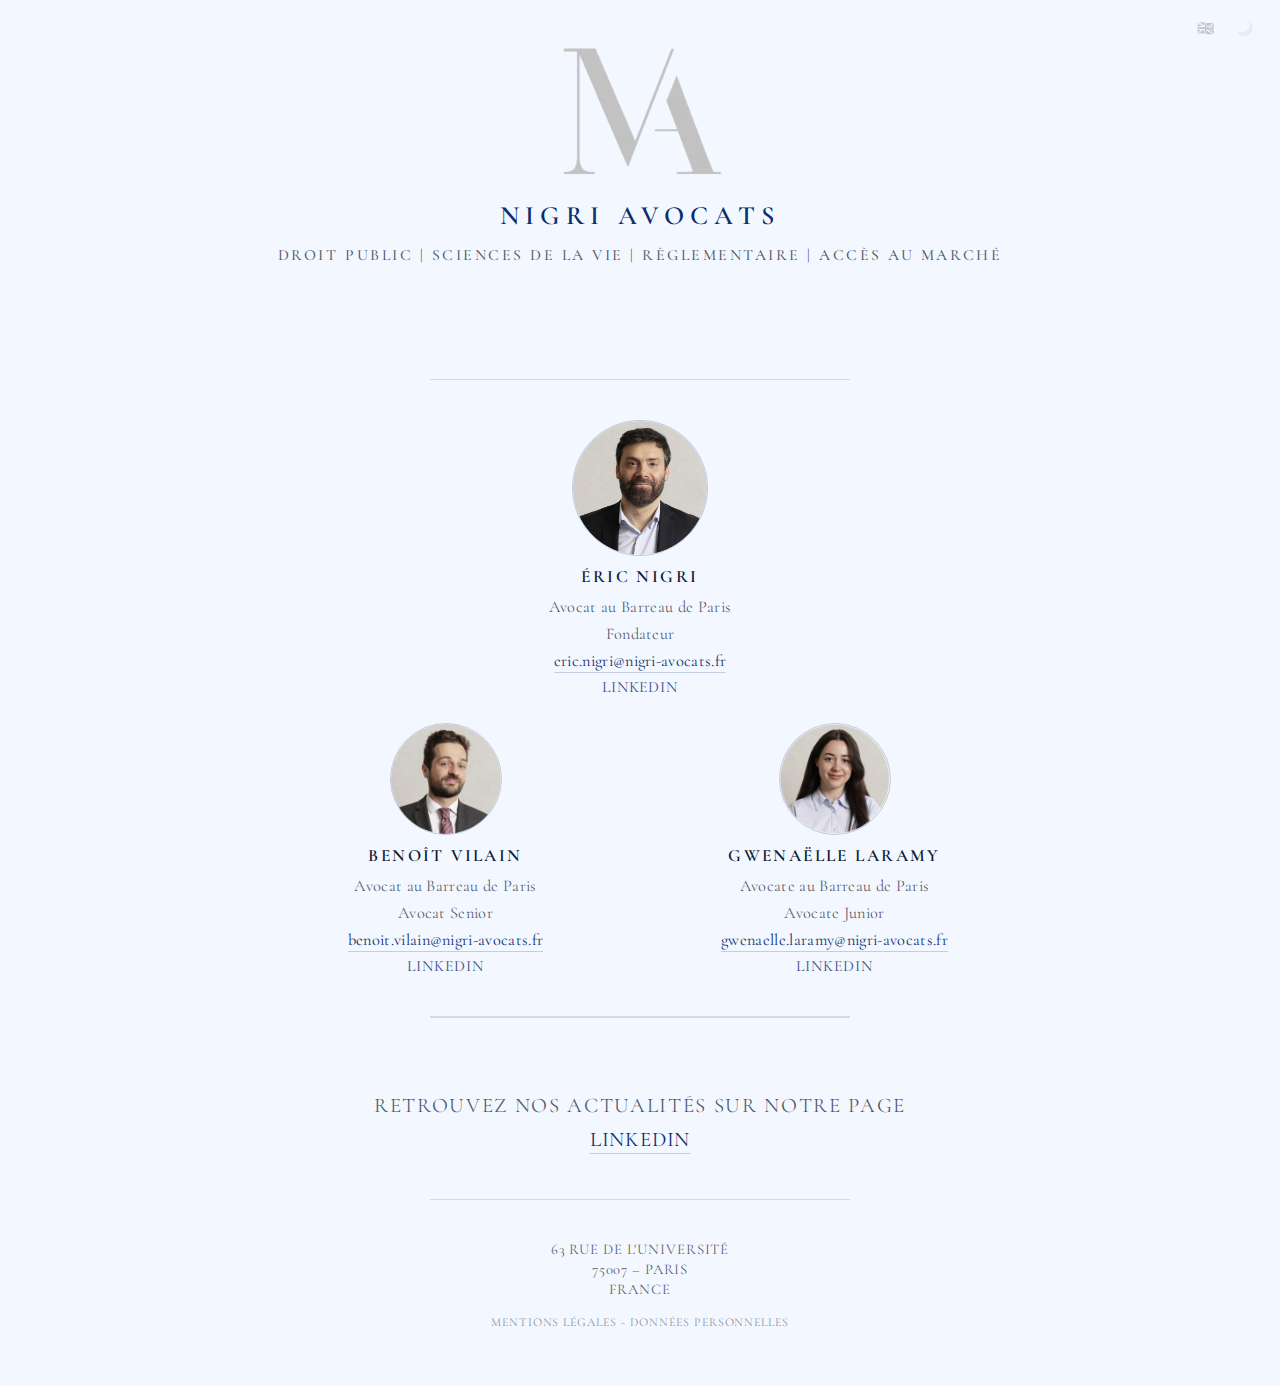
<file: index.html>
<!DOCTYPE html>
<html lang="fr">
<head>
  <meta charset="UTF-8" />
  <title>Nigri Avocats</title>
  <meta name="viewport" content="width=device-width, initial-scale=1" />

  <link rel="canonical" href="https://www.nigri-avocats.com/">

  <!-- Open Graph (partages LinkedIn / WhatsApp) -->
  <meta property="og:type" content="website">
  <meta property="og:locale" content="fr_FR">
  <meta property="og:site_name" content="Nigri Avocats">
  <meta property="og:title" content="Nigri Avocats – Cabinet d’avocats à Paris | Droit public &amp; Sciences de la vie">
  <meta property="og:description" content="Nigri Avocats est un cabinet d’avocats à Paris intervenant en droit public, sciences de la vie, règlementaire et accès au marché. Éric Nigri, Benoît Vilain, Gwenaëlle Laramy.">
  <meta property="og:url" content="https://www.nigri-avocats.com/">
  <!-- TODO: fournir une image 1200x630 pour les partages -->
  <meta property="og:image" content="https://www.nigri-avocats.com/assets/share.png">

  <!-- Twitter Cards -->
  <meta name="twitter:card" content="summary_large_image">
  <meta name="twitter:title" content="Nigri Avocats – Cabinet d’avocats à Paris | Droit public &amp; Sciences de la vie">
  <meta name="twitter:description" content="Nigri Avocats est un cabinet d’avocats à Paris intervenant en droit public, sciences de la vie, règlementaire et accès au marché. Éric Nigri, Benoît Vilain, Gwenaëlle Laramy.">
  <meta name="twitter:image" content="https://www.nigri-avocats.com/assets/share.png">


  <!-- Typo classique/élégante -->
  <link rel="preconnect" href="https://fonts.googleapis.com">
  <link rel="preconnect" href="https://fonts.gstatic.com" crossorigin>
  <link href="https://fonts.googleapis.com/css2?family=Cormorant+Garamond:wght@400;500;600&display=swap" rel="stylesheet">

  <link rel="stylesheet" href="style.css" />
  <link rel="icon" type="image/png" href="assets/favicon.png">
  <link rel="apple-touch-icon" href="assets/faviconapple.png">
  <meta name="description" content="Nigri Avocats est un cabinet d’avocats à Paris intervenant en droit public, secteurs réglementés, accès au marché et life sciences.Éric Nigri, Benoît Vilain, Gwenaëlle Laramy.">
</head>

<body>
  <div class="page">

    <!-- HEADER -->
    <header class="header" aria-label="En-tête">

  <!-- Actions top-right -->
  <div class="header__actions" aria-label="Actions">
    <button class="icon-btn" id="langToggle" type="button" aria-label="Switch language">
      <span aria-hidden="true">🇬🇧</span>
    </button>

    <button class="icon-btn" id="themeToggle" type="button" aria-label="Toggle dark mode">
      <span aria-hidden="true">🌙</span>
    </button>
  </div>

      <div class="header__logo">
        <img src="assets/logo.png" alt="Nigri Avocats" />
      </div>

      <div class="header__title" aria-label="Identification du cabinet">
        <h1 class="header__name">NIGRI&nbsp;AVOCATS</h1>
                      <!-- HIDEN-->
                      <p class="visually-hidden" data-lang="fr">
                      Avocat en droit public, sciences de la vie, règlementaire et accès au marché.
                      </p>
                      <p class="visually-hidden" data-lang="en" hidden>
                      Attorney-at-Law practising public law, life sciences, regulatory and market access.
                      </p>

        <div class="header__tagline">
          <span data-lang="fr">DROIT PUBLIC&nbsp;|&nbsp;SCIENCES DE LA VIE&nbsp;|&nbsp;RÈGLEMENTAIRE&nbsp;|&nbsp;ACCÈS AU MARCHÉ</span>
          <span data-lang="en" hidden>PUBLIC LAW&nbsp;|&nbsp;LIFE SCIENCES&nbsp;|&nbsp;REGULATORY&nbsp;|&nbsp;MARKET ACCESS</span>
        </div>
      </div>
    </header>

    <!-- MAIN -->
    <main class="main" aria-label="Contenu principal">
      <section class="team" aria-label="Équipe">
        <h2 class="visually-hidden">Équipe</h2>
        <div class="section-divider" aria-hidden="true"></div>

        <!-- Fondateur -->
        <article class="profile profile--lead">
          <div class="profile__avatar profile__avatar--lead">
            <img src="assets/team/eric.png" alt="Éric — Fondateur" />
          </div>

          <div class="profile__name">Éric Nigri</div>

          <div class="profile__meta">
            <div><span data-lang="fr">Avocat au Barreau de Paris</span>
            <span data-lang="en" hidden>Attorney-at-Law, Paris Bar</span></div>
            <div><span data-lang="fr">Fondateur</span>
            <span data-lang="en" hidden>Founder</span></div>
            <div><a href="mailto:eric.nigri@nigri-avocats.fr">eric.nigri@nigri-avocats.fr</a></div>
              <div class="profile__linkedin"><a href="https://www.linkedin.com/in/eric-nigri-0a4772151/" target="_blank" rel="noopener noreferrer">LinkedIn</a></div>
          </div>
        </article>

        <!-- Benux & Gwenaëlle -->
        <div class="team__row" aria-label="Autres avocats">
          <article class="profile">
            <div class="profile__avatar">
              <img src="assets/team/benoit.png" alt="Benoît — Avocat senior" />
            </div>

            <div class="profile__name">Benoît Vilain</div>

            <div class="profile__meta">
              <div><span data-lang="fr">Avocat au Barreau de Paris</span>
            <span data-lang="en" hidden>Attorney-at-Law, Paris Bar</span></div>
            <div><span data-lang="fr">Avocat Senior</span>
            <span data-lang="en" hidden>Senior Associate</span></div>
              <div><a href="mailto:benoit.vilain@nigri-avocats.fr">benoit.vilain@nigri-avocats.fr</a></div>
              <div class="profile__linkedin"><a href="https://www.linkedin.com/in/benoitvilain" target="_blank" rel="noopener noreferrer">LinkedIn</a></div>
            </div>
          </article>

          <article class="profile">
            <div class="profile__avatar">
              <img src="assets/team/gwenaelle.png" alt="Gwenaëlle — Avocate junior" />
            </div>

            <div class="profile__name">Gwenaëlle Laramy</div>

            <div class="profile__meta">
              <div><span data-lang="fr">Avocate au Barreau de Paris</span>
            <span data-lang="en" hidden>Attorney-at-Law, Paris Bar</span></div>
            <div><span data-lang="fr">Avocate Junior</span>
            <span data-lang="en" hidden>Junior Associate</span></div>              <div><a href="mailto:gwenaelle.laramy@nigri-avocats.fr">gwenaelle.laramy@nigri-avocats.fr</a></div>
              <div class="profile__linkedin"><a href="https://www.linkedin.com/in/gwena%C3%ABlle-laramy-954ba3194/" target="_blank" rel="noopener noreferrer">LinkedIn</a></div>
            </div>
          </article>
        </div>

        <div class="section-divider" aria-hidden="true"></div>
      </section>
    </main>

    <!-- FOOTER -->
    <footer class="footer" aria-label="Pied de page">
      <section class="social" aria-label="Réseaux sociaux">
        <div class="social__text">
          <span data-lang="fr">Retrouvez nos actualités sur notre page </span>
          <span data-lang="en" hidden>Follow our news on our</span>

        
        </div>
        <div class="social__link">
          <a href="https://www.linkedin.com/company/106054773/" target="_blank" rel="noopener noreferrer">
                      <span data-lang="fr">LinkedIn </span>
          <span data-lang="en" hidden>Linkedin page</span></a>
        </div>
      </section>

      <div class="section-divider" aria-hidden="true"></div>

      <address class="address" aria-label="Adresse">
        63 rue de l'Université<br />
        75007&nbsp;–&nbsp;Paris<br />
        France
      </address>
      <div class="footer__legal"><a href="legal.html">
      
            <div><span data-lang="fr">Mentions légales - Données personnelles</span>
            <span data-lang="en" hidden>Legal notice - Data privacy</span></div>
          
      </a></div>

    </footer>

  </div>

  <script>
document.addEventListener("DOMContentLoaded", function () {
  const body = document.body;

  // --- Dark mode via moon button ---
  const themeBtn = document.getElementById("themeToggle");
  const themeKey = "site_theme";

  function setTheme(mode){
    const isDark = (mode === "dark");
    body.classList.toggle("dark-mode", isDark);
    localStorage.setItem(themeKey, isDark ? "dark" : "light");
  }

const savedTheme = localStorage.getItem(themeKey);

if (savedTheme) {
  // priorité au choix utilisateur
  setTheme(savedTheme);
} else {
  // sinon, on respecte le thème système
  const prefersDark = window.matchMedia("(prefers-color-scheme: dark)").matches;
  setTheme(prefersDark ? "dark" : "light");
}


  if (themeBtn) {
    themeBtn.addEventListener("click", function () {
      const isDark = body.classList.contains("dark-mode");
      setTheme(isDark ? "light" : "dark");
    });
  }

  // --- Language toggle (FR/EN) ---
  const langBtn = document.getElementById("langToggle");
  const langKey = "site_lang";

  function setLang(lang){
    document.documentElement.setAttribute("lang", lang);

    document.querySelectorAll("[data-lang]").forEach(el => {
      el.hidden = (el.getAttribute("data-lang") !== lang);
    });

    // feedback minimal: change flag
    if (langBtn) langBtn.querySelector("span").textContent = (lang === "fr") ? "🇬🇧" : "🇫🇷";
    localStorage.setItem(langKey, lang);
  }

  setLang(localStorage.getItem(langKey) || "fr");

  if (langBtn) {
    langBtn.addEventListener("click", function () {
      const current = document.documentElement.getAttribute("lang") || "fr";
      setLang(current === "fr" ? "en" : "fr");
    });
  }
});
</script>

  <script type="application/ld+json">
{
  "@context": "https://schema.org",
  "@type": "LegalService",
  "name": "Nigri Avocats",
  "address": {
    "@type": "PostalAddress",
    "streetAddress": "63 rue de l'Université",
    "addressLocality": "Paris",
    "postalCode": "75007",
    "addressCountry": "FR"
  },
  "areaServed": "FR",
  "url": "https://www.nigri-avocats.com",
  "@id": "https://www.nigri-avocats.com/#legalservice",
  "logo": "https://www.nigri-avocats.com/assets/logo.png",
  "sameAs": [
    "https://www.linkedin.com/company/106054773/"
  ]
}
</script>

</body>
</html>
</file>
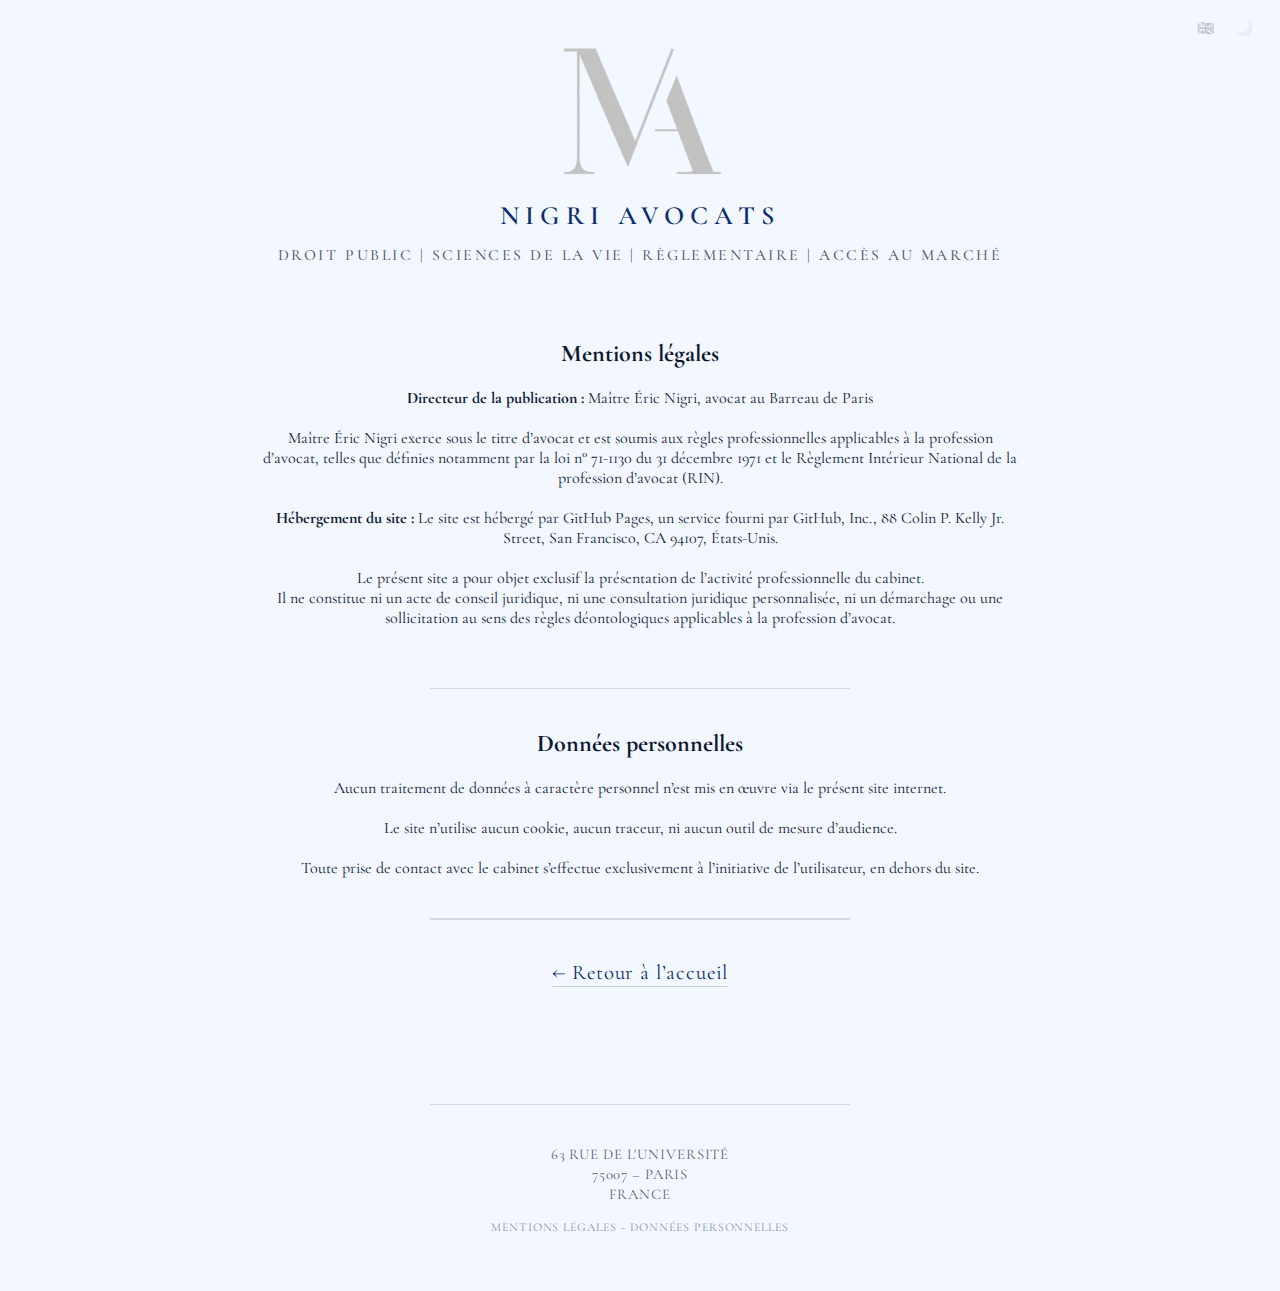
<file: legal.html>
<!DOCTYPE html>
<html lang="fr">
<head>
  <meta charset="UTF-8" />
  <title>Nigri Avocats – Cabinet d’avocats à Paris | Droit public &amp; life sciences</title>
  <meta name="viewport" content="width=device-width, initial-scale=1" />

  <link rel="canonical" href="https://www.nigri-avocats.com/">

  <!-- Open Graph (partages LinkedIn / WhatsApp) -->
  <meta property="og:type" content="website">
  <meta property="og:locale" content="fr_FR">
  <meta property="og:site_name" content="Nigri Avocats">
  <meta property="og:title" content="Nigri Avocats – Cabinet d’avocats à Paris | Droit public &amp; Sciences de la vie">
  <meta property="og:description" content="Nigri Avocats est un cabinet d’avocats à Paris intervenant en droit public, sciences de la vie, règlementaire et accès au marché. Éric Nigri, Benoît Vilain, Gwenaëlle Laramy.">
  <meta property="og:url" content="https://www.nigri-avocats.com/">
  <!-- TODO: fournir une image 1200x630 pour les partages -->
  <meta property="og:image" content="https://www.nigri-avocats.com/assets/share.png">

  <!-- Twitter Cards -->
  <meta name="twitter:card" content="summary_large_image">
  <meta name="twitter:title" content="Nigri Avocats – Cabinet d’avocats à Paris | Droit public &amp; Sciences de la vie">
  <meta name="twitter:description" content="Nigri Avocats est un cabinet d’avocats à Paris intervenant en droit public, sciences de la vie, règlementaire et accès au marché. Éric Nigri, Benoît Vilain, Gwenaëlle Laramy.">
  <meta name="twitter:image" content="https://www.nigri-avocats.com/assets/share.png">


  <!-- Typo classique/élégante -->
  <link rel="preconnect" href="https://fonts.googleapis.com">
  <link rel="preconnect" href="https://fonts.gstatic.com" crossorigin>
  <link href="https://fonts.googleapis.com/css2?family=Cormorant+Garamond:wght@400;500;600&display=swap" rel="stylesheet">

  <link rel="stylesheet" href="style.css" />
  <link rel="icon" type="image/png" href="assets/favicon.png">
  <link rel="apple-touch-icon" href="assets/faviconapple.png">
  <meta name="description" content="Nigri Avocats est un cabinet d’avocats à Paris intervenant en droit public, secteurs réglementés, accès au marché et life sciences. Éric Nigri, Benoît Vilain, Gwenaëlle Laramy.">
</head>

<body>
  <div class="page">

    <!-- HEADER -->
    <header class="header" aria-label="En-tête">

  <!-- Actions top-right -->
  <div class="header__actions" aria-label="Actions">
    <button class="icon-btn" id="langToggle" type="button" aria-label="Switch language">
      <span aria-hidden="true">🇬🇧</span>
    </button>

    <button class="icon-btn" id="themeToggle" type="button" aria-label="Toggle dark mode">
      <span aria-hidden="true">🌙</span>
    </button>
  </div>

      <div class="header__logo">
        <img src="assets/logo.png" alt="Nigri Avocats" />
      </div>

      <div class="header__title" aria-label="Identification du cabinet">
        <h1 class="header__name">NIGRI&nbsp;AVOCATS</h1>
        <div class="header__tagline">
          <span data-lang="fr">DROIT PUBLIC&nbsp;|&nbsp;SCIENCES DE LA VIE&nbsp;|&nbsp;RÈGLEMENTAIRE&nbsp;|&nbsp;ACCÈS AU MARCHÉ</span>
          <span data-lang="en" hidden>PUBLIC LAW&nbsp;|&nbsp;LIFE SCIENCES&nbsp;|&nbsp;REGULATORY&nbsp;|&nbsp;MARKET ACCESS</span>
        </div>
      </div>
    </header>

    <!-- MAIN -->
      <main class="main" aria-label="Contenu principal">
      <section class="legal" aria-label="Informations légales">
        <h2 class="legal__title">
        
          <span data-lang="fr">Mentions légales</span>
          <span data-lang="en">Legal Notice</span></h2>
        <div class="legal__content">
          <p><span data-lang="fr">
<br /><strong>Directeur de la publication : </strong> Maître Éric Nigri, avocat au Barreau de Paris<br /><br />

Maître Éric Nigri exerce sous le titre d’avocat et est soumis aux règles professionnelles applicables à la profession d’avocat, telles que définies notamment par la loi n° 71-1130 du 31 décembre 1971 et le Règlement Intérieur National de la profession d’avocat (RIN).<br /><br />

<strong>Hébergement du site :</strong> Le site est hébergé par GitHub Pages, un service fourni par GitHub, Inc., 88 Colin P. Kelly Jr. Street, San Francisco, CA 94107, États-Unis.<br /><br />

Le présent site a pour objet exclusif la présentation de l’activité professionnelle du cabinet.<br />
Il ne constitue ni un acte de conseil juridique, ni une consultation juridique personnalisée, ni un démarchage ou une sollicitation au sens des règles déontologiques applicables à la profession d’avocat.<br /><br />
          </span>


<span data-lang="en" hidden>
<br /><strong>Publication Director:</strong> Maître Éric Nigri, Attorney-at-Law, Paris Bar<br /><br />

Maître Éric Nigri practises under the professional title of Attorney-at-Law and is subject to the professional rules governing the legal profession, as defined in particular by French Law No. 71-1130 of 31 December 1971 and the National Internal Regulations of the legal profession (RIN).<br /><br />

<strong>Website hosting:</strong> This website is hosted by GitHub Pages, a service provided by GitHub, Inc., 88 Colin P. Kelly Jr. Street, San Francisco, CA 94107, United States.<br /><br />

This website is intended exclusively to present the professional activity of the practice.<br />
It does not constitute legal advice, a personalised legal consultation, nor any form of solicitation within the meaning of the professional rules applicable to the legal profession.<br /><br />
</span>
       
        </p>
        </div>

        <div class="section-divider" aria-hidden="true"></div>

        <h2 class="legal__title">
                    <span data-lang="fr">Données personnelles</span>
          <span data-lang="en">Data Privacy</span> </h2>
        <div class="legal__content">
          <!-- TODO: Remplacer par votre texte -->
          <p>
<span data-lang="fr"><br />
Aucun traitement de données à caractère personnel n’est mis en œuvre via le présent site internet.<br /><br />
Le site n’utilise aucun cookie, aucun traceur, ni aucun outil de mesure d’audience.<br /><br />
Toute prise de contact avec le cabinet s’effectue exclusivement à l’initiative de l’utilisateur, en dehors du site.
</span>

<span data-lang="en" hidden><br />
No personal data processing is carried out through this website.<br /><br />
The website does not use cookies, tracking technologies or audience measurement tools.<br /><br />
Any contact with the practice is initiated solely by the user, outside the website.
</span>

          </p>
        </div>
      </section>
    </main>
  
<div class="section-divider" aria-hidden="true"></div>
  <div class="social__link">
  <a href="index.html">
              <span data-lang="fr">  ← Retour à l’accueil</span>
          <span data-lang="en" hidden>  ← Back to homepage</span></a>
  </div>

    <!-- FOOTER -->
    <footer class="footer" aria-label="Pied de page">
      
      <div class="section-divider" aria-hidden="true"></div>

      <address class="address" aria-label="Adresse">
        63 rue de l'Université<br />
        75007&nbsp;–&nbsp;Paris<br />
        France
      </address>
      <div class="footer__legal"><a href="legal.html">
      
            <div><span data-lang="fr">Mentions légales - Données personnelles</span>
            <span data-lang="en" hidden>Legal notice - Data privacy</span></div>
          
      </a></div>

    </footer>

  </div>

  <script>
document.addEventListener("DOMContentLoaded", function () {
  const body = document.body;

  // --- Dark mode via moon button ---
  const themeBtn = document.getElementById("themeToggle");
  const themeKey = "site_theme";

  function setTheme(mode){
    const isDark = (mode === "dark");
    body.classList.toggle("dark-mode", isDark);
    localStorage.setItem(themeKey, isDark ? "dark" : "light");
  }

const savedTheme = localStorage.getItem(themeKey);

if (savedTheme) {
  // priorité au choix utilisateur
  setTheme(savedTheme);
} else {
  // sinon, on respecte le thème système
  const prefersDark = window.matchMedia("(prefers-color-scheme: dark)").matches;
  setTheme(prefersDark ? "dark" : "light");
}


  if (themeBtn) {
    themeBtn.addEventListener("click", function () {
      const isDark = body.classList.contains("dark-mode");
      setTheme(isDark ? "light" : "dark");
    });
  }

  // --- Language toggle (FR/EN) ---
  const langBtn = document.getElementById("langToggle");
  const langKey = "site_lang";

  function setLang(lang){
    document.documentElement.setAttribute("lang", lang);

    document.querySelectorAll("[data-lang]").forEach(el => {
      el.hidden = (el.getAttribute("data-lang") !== lang);
    });

    // feedback minimal: change flag
    if (langBtn) langBtn.querySelector("span").textContent = (lang === "fr") ? "🇬🇧" : "🇫🇷";
    localStorage.setItem(langKey, lang);
  }

  setLang(localStorage.getItem(langKey) || "fr");

  if (langBtn) {
    langBtn.addEventListener("click", function () {
      const current = document.documentElement.getAttribute("lang") || "fr";
      setLang(current === "fr" ? "en" : "fr");
    });
  }
});
</script>

  <script type="application/ld+json">
{
  "@context": "https://schema.org",
  "@type": "LegalService",
  "name": "Nigri Avocats",
  "address": {
    "@type": "PostalAddress",
    "streetAddress": "63 rue de l'Université",
    "addressLocality": "Paris",
    "postalCode": "75007",
    "addressCountry": "FR"
  },
  "areaServed": "FR",
  "url": "https://www.nigri-avocats.com",
  "@id": "https://www.nigri-avocats.com/#legalservice",
  "logo": "https://www.nigri-avocats.com/assets/logo.png",
  "sameAs": [
    "https://www.linkedin.com/company/106054773/"
  ]
}
</script>

</body>
</html>
</file>
<file: style.css>
/* ===========================
   Nigri Avocats — CSS (vitrine)
   Objectifs :
   - code lisible / cohérent
   - centrage global
   - logo plus grand
   - espacement propre avant le profil lead
   =========================== */

:root{
  /* Layout */
  --pad-desktop: 48px;
  --pad-mobile: 22px;
  --max-width: 760px;

  /* Palette (proche logo) */
  --bg: #F3F7FF;
  --text: #0B1630;
  --muted: rgba(11, 22, 48, 0.72);
  --brand: #0B2E6D;
  --brand-soft: rgba(11, 46, 109, 0.20);
  --line: rgba(11, 46, 109, 0.22);

  /* Typo */
  --font: "Cormorant Garamond", Georgia, "Times New Roman", serif;

  /* Logo */
  --logo-h: 130px;
  --logo-h-mobile: 78px;

  /* Avatars */
  --avatar: 112px;
  --avatar-lead: 136px;

  /* Espacements */
  --space-after-logo: 22px;
  --space-after-tagline: 56px;  
  --space-main-top: 18px;       
  --space-lead-bottom: 26px;
  --space-footer-top: 34px;
}

body.dark-mode{
  --bg: #060B16;
  --text: rgba(242, 246, 255, 0.92);
  --muted: rgba(242, 246, 255, 0.78);

  --brand: #9DB8FF;
  --brand-soft: rgba(157, 184, 255, 0.20);
  --line: rgba(157, 184, 255, 0.26);

  /* lisibilité typographique */
  font-weight: 450;
}

body.dark-mode .icon-btn{
  border-color: transparent;
}

body.dark-mode .section-divider{
  background-color: var(--line);
}

/* Reset */
*{ margin:0; padding:0; box-sizing:border-box; }
html, body{ height:100%; }

body{
  background: var(--bg);
  color: var(--text);
  font-family: var(--font);
  -webkit-font-smoothing: antialiased;
  transition: background-color 0.35s ease, color 0.35s ease;
}




.page{
  min-height: 100vh;
  padding: var(--pad-desktop);
  display: flex;
  flex-direction: column;
}

/* Helpers */
a{
  color: var(--brand);
  text-decoration: none;
  border-bottom: 1px solid var(--brand-soft);
  padding-bottom: 1px;
  transition: border-color 0.2s ease;
}
a:hover{ border-bottom-color: var(--brand); }

/* Accessibilité */
.visually-hidden{
  position:absolute !important;
  height:1px; width:1px;
  overflow:hidden;
  clip: rect(1px, 1px, 1px, 1px);
  white-space: nowrap;
}

.header,
.main,
.footer{
  width: min(var(--max-width), 100%);
  margin-left: auto;
  margin-right: auto;
  text-align: center;
}

/* ===== Header ===== */
.header{
  display: grid;
  justify-items: center;
}

.header__logo img{
  height: var(--logo-h);
  width: auto;
  display: block;
  opacity: 0.98;
}

.header__title{
  margin-top: var(--space-after-logo);
  margin-bottom: var(--space-after-tagline);
}

.header__name{
  font-size: 1.65rem;
  letter-spacing: 0.24em;
  text-transform: uppercase;
  font-weight: 600;
  margin-bottom: 0.85rem;
  cursor: default;
  color: var(--brand);
  outline: none;
}

.header__tagline{
  font-size: 0.98rem;
  letter-spacing: 0.16em;
  text-transform: uppercase;
  font-weight: 500;
  color: var(--muted);
}

.header {
  position: relative; /* important pour positionner les actions */
}

.header__actions{
  position: fixed;         /* au coin de la fenêtre, pas collé au contenu centré */
  top: 16px;
  right: 20px;
  display: flex;
  gap: 8px;
  align-items: center;
  z-index: 50;
}

.icon-btn{
  appearance: none;
  border: 1px solid transparent;
  background: transparent;
  border-radius: 999px;
  padding: 4px 6px;
  line-height: 1;
  cursor: pointer;
  font-size: 14px;
  opacity: 0.55;
  transition: opacity 0.15s ease, transform 0.15s ease, border-color 0.15s ease, background-color 0.15s ease;
}

.icon-btn:hover{
  opacity: 0.95;
  transform: translateY(-1px);
  border-color: var(--line);
  background: rgba(255,255,255,0.18);
}

body.dark-mode .icon-btn:hover{
  background: rgba(0,0,0,0.18);
}

/* --- Désaccentuation des emoji (global) --- */
.icon-btn span{
  filter: grayscale(100%);
  opacity: 0.45;
  transition: opacity 0.2s ease, filter 0.2s ease;
}

/* Interaction volontaire seulement */
.icon-btn:hover span,
.icon-btn:focus-visible span{
  opacity: 0.85;
  filter: grayscale(0%);
}


/* ===== Main ===== */
.main{
  flex: 1; /* pousse le footer en bas */
  padding-top: var(--space-main-top);
}

.team{
  width: 100%;
}

.profile{
  display: grid;
  justify-items: center;
  gap: 10px;
}

.profile--lead{
  margin-bottom: var(--space-lead-bottom);
}

.team__row{
  display: grid;
  grid-template-columns: repeat(2, 1fr);
  gap: 18px;
  align-items: start;
}

.profile__avatar{
  width: var(--avatar);
  height: var(--avatar);
  border-radius: 999px;
  overflow: hidden;
  border: 1px solid var(--line);
  background: transparent;
}

.profile__avatar--lead{
  width: var(--avatar-lead);
  height: var(--avatar-lead);
}

.profile__avatar img{
  width: 100%;
  height: 100%;
  display: block;
  object-fit: cover;
}

.profile__name{
  font-size: 1.08rem;
  letter-spacing: 0.14em;
  text-transform: uppercase;
  font-weight: 600;
  color: var(--text);
}

.profile__meta{
  display: grid;
  gap: 7px;
  font-size: 1.02rem;
  letter-spacing: 0.02em;
  color: var(--muted);
}



/* Séparateur minimaliste */
.section-divider {
    width: min(420px, 70%);
    max-width: 70vw;
    height: 1.5px;
    margin: 40px auto;
    background-color: rgba(0, 0, 0, 0.12);
}

/* ===== Profile links ===== */
.profile__linkedin{
  font-size: 0.98rem;
  letter-spacing: 0.06em;
  text-transform: uppercase;
}

.profile__linkedin a{
  border-bottom-color: transparent; /* plus discret que les emails */
  opacity: 0.85;
}

.profile__linkedin a:hover{
  opacity: 1;
  border-bottom-color: var(--brand-soft);
}

/* ===== Footer ===== */
.footer{
  margin-top: var(--space-footer-top);
  padding-bottom: 8px;
  color: var(--muted);
  letter-spacing: 0.06em;
  text-transform: uppercase;
  font-size: 0.92rem;
  line-height: 1.35;
}

.social{
  margin-bottom: 18px;
}

.social__text{
  font-size: 1.3rem;
  letter-spacing: 0.08em;
  margin-bottom: 6px;
  }

.social__link{
  font-size: 1.3rem;
  letter-spacing: 0.04em;
  margin-bottom: 45px;
  text-align: center;
}

.address{
  font-style: normal; /* pour éviter italique par défaut de <address> */
}

.footer__legal{
  margin-top: 14px;
  font-size: 0.75rem;
  letter-spacing: 0.08em;
  text-transform: uppercase;
  opacity: 0.7;
}

.footer__legal a{
  color: var(--muted);
  border-bottom: none;
}

.footer__legal a:hover{
  opacity: 1;
  border-bottom: 1px solid var(--brand-soft);
}


/* ===== Responsive ===== */
/* ===== Responsive ===== */

/* <= 769px : tablette + mobile */
@media (max-width: 769px){
  .page{ padding: var(--pad-mobile); }

  :root{
    --max-width: 620px;

    --logo-h: var(--logo-h-mobile);

    --avatar: 112px;
    --avatar-lead: 136px;

    --space-after-tagline: 46px;
    --space-footer-top: 24px;
  }

  .header__name{ font-size: 1.38rem; letter-spacing: 0.20em; }
  .header__tagline{ font-size: 0.88rem; letter-spacing: 0.14em; }
  .profile__meta{ font-size: 0.98rem; }
  .footer{ font-size: 0.86rem; }

  /* UX mobile/tablette : éviter le "fixed" qui se bat avec les barres navigateur */
  .header__actions{
    position: absolute;
    top: 12px;
    right: 12px;
  }

  /* Désaccentuer les emoji (moins "gadget" sur petits écrans) */
  .icon-btn span{
    filter: grayscale(100%);
    opacity: 0.40;
    transition: opacity 0.2s ease, filter 0.2s ease;
  }

  .icon-btn:hover span,
  .icon-btn:focus-visible span{
    opacity: 0.85;
    filter: grayscale(0%);
  }
}

/* <= 520px : mobile étroit */
@media (max-width: 520px){
  .team__row{ grid-template-columns: 1fr; }

  :root{
    --space-after-tagline: 40px;
    --space-lead-bottom: 18px;
  }

  /* Typo : un peu moins d'espacement des capitales pour la lisibilité */
  .header__name{ letter-spacing: 0.16em; }
  .header__tagline{ letter-spacing: 0.10em; }

  /* Encore plus discret sur très petit écran */
  .icon-btn span{
    opacity: 0.32;
    font-size: 13px;
  }
}
</file>
